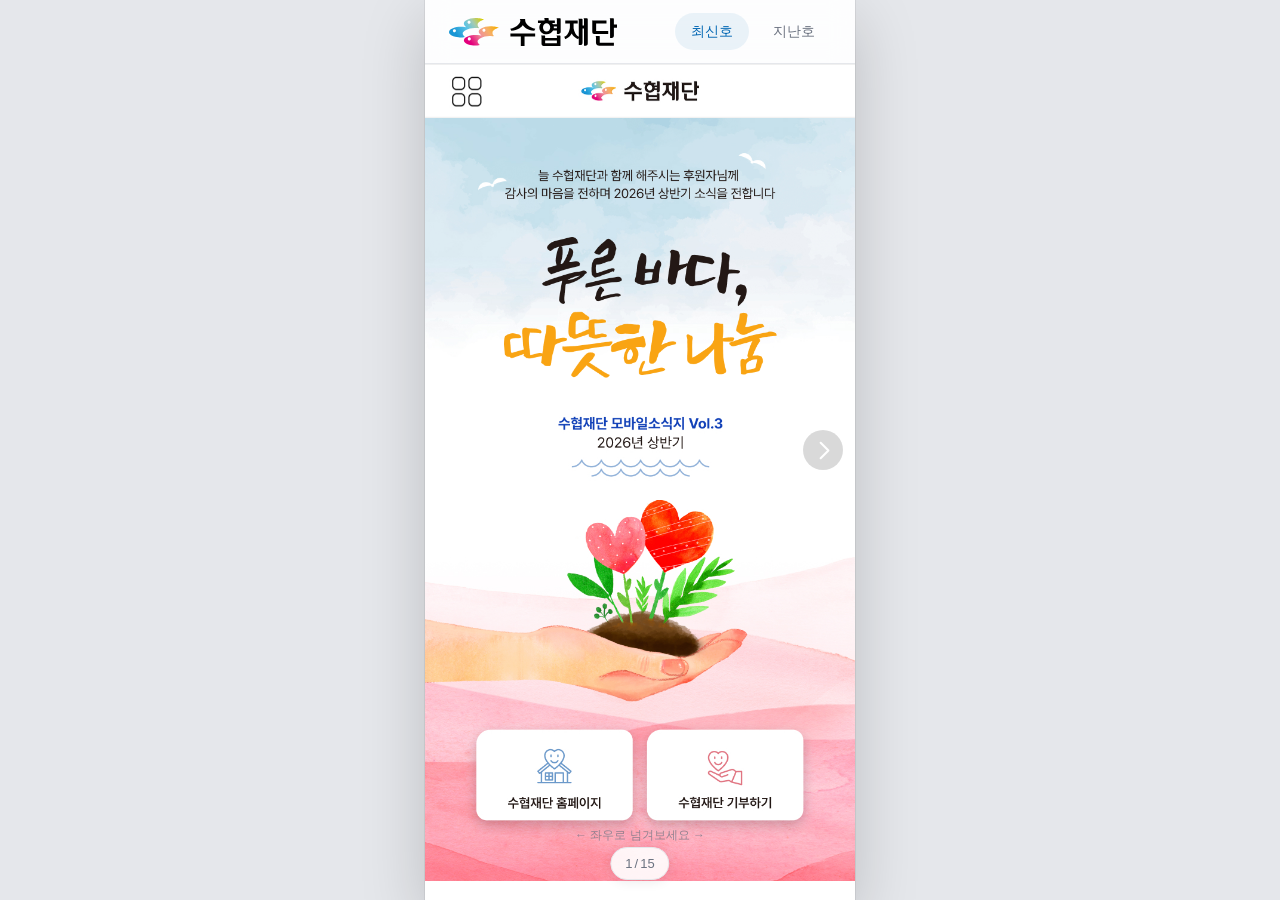
<file: index.html>
<!DOCTYPE html>
<html lang="ko">

<head>
  <meta charset="UTF-8">
  <meta name="viewport" content="width=device-width, initial-scale=1">
  <title>수협 웹진</title>
  <link rel="stylesheet" href="css/reset.css">
  <link rel="stylesheet" href="css/style.css?v=13">
</head>

<body class="webzine-reader">

  <div class="wrapper">

    <header>
      <a href="#" class="logo">
        <img src="images/suhyup_logo.svg" alt="수협 웹진">
      </a>
      <nav>
        <a href="#" class="is-active">최신호</a>
        <a href="https://fecwf.or.kr/community/newsletter.html">지난호</a>
      </nav>
    </header>

    <button type="button" class="toc-trigger" id="toc-trigger" aria-label="목차 미리보기"></button>

    <div class="toc-overlay" id="toc-overlay">
      <div class="toc-panel">
        <div class="toc-panel__header">
          <h2>목차</h2>
          <button type="button" class="toc-close" id="toc-close" aria-label="닫기">&times;</button>
        </div>
        <div class="toc-grid" id="toc-grid"></div>
      </div>
    </div>

    <main class="webzine-track" id="webzine-track">

      <section class="page cover">
        <img src="images/header.jpg" class="page-header" alt="수협재단">
        <div class="cover-media page-main">
          <img src="images/2026_H1/cover_img.jpg" alt="수협재단 모바일소식지 Vol.3">
          <img src="images/2026_H1/cover_title.jpg" alt="푸른 바다, 따뜻한 나눔" class="page-title" style="left: 18.333%; top: 15.649%; width: 63.611%;">
          <div class="cover-links">
            <a href="https://fecwf.or.kr/main/main.html" class="cover-link cover-link--home" target="_blank" rel="noopener noreferrer">
              <span class="visually-hidden">수협재단 홈페이지</span>
            </a>
            <a href="https://secure.donus.org/shfoundation/pay/step1" class="cover-link cover-link--donate" target="_blank" rel="noopener noreferrer">
              <span class="visually-hidden">수협재단 기부하기</span>
            </a>
          </div>
        </div>
        <img src="images/footer.svg" class="page-footer" alt="Suhyup Foundation">
      </section>

      <section class="page">
        <img src="images/header.jpg" class="page-header" alt="수협재단">
        <img src="images/2026_H1/1p.jpg" alt="" class="page-main">
        <img src="images/footer.svg" class="page-footer" alt="Suhyup Foundation">
      </section>

      <section class="page">
        <img src="images/header.jpg" class="page-header" alt="수협재단">
        <img src="images/2026_H1/2p.jpg" alt="" class="page-main">
        <img src="images/footer.svg" class="page-footer" alt="Suhyup Foundation">
      </section>

      <section class="page">
        <img src="images/header.jpg" class="page-header" alt="수협재단">
        <img src="images/2026_H1/3p.jpg" alt="" class="page-main">
        <img src="images/footer.svg" class="page-footer" alt="Suhyup Foundation">
      </section>

      <section class="page">
        <img src="images/header.jpg" class="page-header" alt="수협재단">
        <div class="title-frame page-main" style="aspect-ratio: 720 / 4970;">
          <img src="images/2026_H1/4p_img.jpg" alt="" class="title-frame__bg">
          <img src="images/2026_H1/4p_title.png" alt="언제나 어업인 곁에 함께 하는 어복버스 비대면 섬닥터(의료)" class="page-title" style="left: 7.778%; top: 4.024%; width: 85.278%;">
        </div>
        <img src="images/footer.svg" class="page-footer" alt="Suhyup Foundation">
      </section>

      <section class="page">
        <img src="images/header.jpg" class="page-header" alt="수협재단">
        <div class="title-frame page-main" style="aspect-ratio: 720 / 3886;">
          <img src="images/2026_H1/5p_img.jpg" alt="" class="title-frame__bg">
          <img src="images/2026_H1/5p_title.jpg" alt="활기찬 어촌 행복한 어업인을 만드는 '마음' 더하기 캠페인" class="page-title" style="left: 15.278%; top: 5.172%; width: 69.444%;">
        </div>
        <img src="images/footer.svg" class="page-footer" alt="Suhyup Foundation">
      </section>

      <section class="page">
        <img src="images/header.jpg" class="page-header" alt="수협재단">
        <div class="title-frame page-main" style="aspect-ratio: 720 / 3114;">
          <img src="images/2026_H1/6p_img.jpg" alt="" class="title-frame__bg">
          <img src="images/2026_H1/6p_title.png" alt="수협재단-한국협동조합협의회-수협중앙회 쌀 한 톨에 담은 상생의 가치" class="page-title" style="left: 5.972%; top: 6.455%; width: 88.611%;">
        </div>
        <img src="images/footer.svg" class="page-footer" alt="Suhyup Foundation">
      </section>

      <section class="page">
        <img src="images/header.jpg" class="page-header" alt="수협재단">
        <div class="title-frame page-main" style="aspect-ratio: 720 / 3210;">
          <img src="images/2026_H1/7p_img.jpg" alt="" class="title-frame__bg">
          <img src="images/2026_H1/7p_title.png" alt="수협재단-자생의료재단 건강한 일상을 선물하는 특별한 나눔" class="page-title" style="left: 17.083%; top: 6.262%; width: 66.667%;">
        </div>
        <img src="images/footer.svg" class="page-footer" alt="Suhyup Foundation">
      </section>

      <section class="page">
        <img src="images/header.jpg" class="page-header" alt="수협재단">
        <div class="title-frame page-main" style="aspect-ratio: 720 / 4674;">
          <img src="images/2026_H1/8p_img.jpg" alt="" class="title-frame__bg">
          <img src="images/2026_H1/8p_title.png" alt="수협재단-따뜻한동행 전문가의 손길로 새로워진 어촌의 보금자리" class="page-title" style="left: 14.028%; top: 4.3%; width: 74.444%;">
        </div>
        <img src="images/footer.svg" class="page-footer" alt="Suhyup Foundation">
      </section>

      <section class="page">
        <img src="images/header.jpg" class="page-header" alt="수협재단">
        <div class="title-frame page-main" style="aspect-ratio: 720 / 4162;">
          <img src="images/2026_H1/9p_img.jpg" alt="" class="title-frame__bg">
          <img src="images/2026_H1/9p_title.png" alt="수협장학생들의 꿈을 향한 열정 바다의 미래를 꿈꾸는 청춘들의 이야기" class="page-title" style="left: 13.611%; top: 4.589%; width: 69.444%;">
        </div>
        <img src="images/footer.svg" class="page-footer" alt="Suhyup Foundation">
      </section>

      <section class="page">
        <img src="images/header.jpg" class="page-header" alt="수협재단">
        <div class="title-frame page-main" style="aspect-ratio: 720 / 2442;">
          <img src="images/2026_H1/10p_img.jpg" alt="" class="title-frame__bg">
          <img src="images/2026_H1/10p_title.png" alt="새어업인상 수상자 김영준 조합원 고흥 바다의 향기, 나눔으로 더욱 깊어지다" class="page-title" style="left: 11.389%; top: 7.821%; width: 74.167%;">
        </div>
        <img src="images/footer.svg" class="page-footer" alt="Suhyup Foundation">
      </section>

      <section class="page">
        <img src="images/header.jpg" class="page-header" alt="수협재단">
        <div class="title-frame page-main" style="aspect-ratio: 720 / 2612;">
          <img src="images/2026_H1/11p_img.jpg" alt="" class="title-frame__bg">
          <img src="images/2026_H1/11p_title.png" alt="2026년 상반기 활동소식" class="page-title" style="left: 14.722%; top: 7.236%; width: 70.417%;">
        </div>
        <img src="images/footer.svg" class="page-footer" alt="Suhyup Foundation">
      </section>

      <section class="page">
        <img src="images/header.jpg" class="page-header" alt="수협재단">
        <div class="title-frame page-main" style="aspect-ratio: 720 / 2262;">
          <img src="images/2026_H1/12p.jpg" alt="" class="title-frame__bg">
          <a href="https://naver.me/IDki6cUq" class="page-link" target="_blank" rel="noopener noreferrer" style="left: 5.556%; top: 76.393%; width: 88.75%; height: 2.962%;">
            <span class="visually-hidden">정답 입력하기</span>
          </a>
        </div>
        <img src="images/footer.svg" class="page-footer" alt="Suhyup Foundation">
      </section>

      <section class="page">
        <img src="images/header.jpg" class="page-header" alt="수협재단">
        <div class="title-frame page-main" style="aspect-ratio: 720 / 2394;">
          <img src="images/2026_H1/13p_img.jpg" alt="" class="title-frame__bg">
          <img src="images/2026_H1/13p_title.png" alt="소중한 마음을 보태고(+) 어촌에 활력을 더하다(+)" class="page-title" style="left: 15.417%; top: 7.769%; width: 70.556%;">
          <a href="https://secure.donus.org/shfoundation/pay/step1?period=pledge&price=" class="page-link" target="_blank" rel="noopener noreferrer" style="left: 7.778%; top: 29.323%; width: 83.75%; height: 2.799%;">
            <span class="visually-hidden">기부하러 가기</span>
          </a>
          <a href="https://framerusercontent.com/assets/WzPKaN2zAmEp3qgSEIa0qqr8AU0.pdf" class="page-link" target="_blank" rel="noopener noreferrer" style="left: 7.778%; top: 51.128%; width: 83.75%; height: 2.799%;">
            <span class="visually-hidden">신청서 다운받기</span>
          </a>
        </div>
        <img src="images/footer.svg" class="page-footer" alt="Suhyup Foundation">
      </section>

      <section class="page page-end archive-link">
        <div class="archive-link__inner">
          <h2>지난 호 보기</h2>
          <a href="https://fecwf.or.kr/community/newsletter.html">지난 호 바로가기 →</a>
        </div>
        <img src="images/footer.svg" class="page-footer" alt="Suhyup Foundation">
      </section>

    </main>

    <button type="button" class="page-nav page-nav--prev" id="page-nav-prev" aria-label="이전 페이지">
      <img src="images/btn_left.svg" alt="">
    </button>
    <button type="button" class="page-nav page-nav--next" id="page-nav-next" aria-label="다음 페이지">
      <img src="images/btn_right.svg" alt="">
    </button>

    <div class="page-indicator" id="page-indicator" aria-live="polite">
      <span class="page-indicator__current">1</span>
      <span class="page-indicator__sep">/</span>
      <span class="page-indicator__total">18</span>
    </div>

    <p class="scroll-hint" aria-hidden="true">← 좌우로 넘겨보세요 →</p>

  </div>

  <script src="js/main.js?v=7"></script>
</body>

</html>
</file>
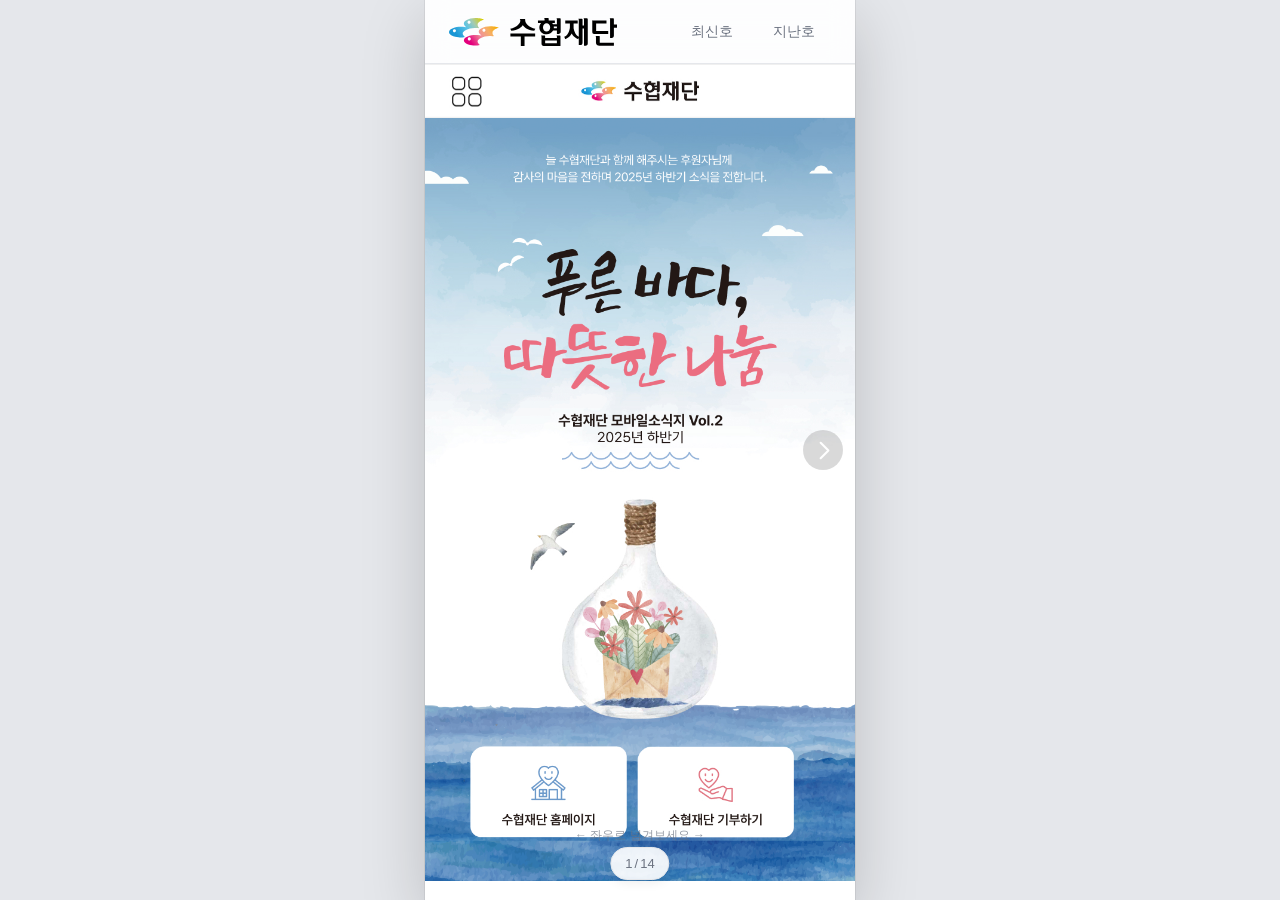
<file: vol2.html>
<!DOCTYPE html>
<html lang="ko">

<head>
  <meta charset="UTF-8">
  <meta name="viewport" content="width=device-width, initial-scale=1">
  <title>수협 웹진 Vol.2</title>
  <link rel="stylesheet" href="css/reset.css">
  <link rel="stylesheet" href="css/style.css?v=13">
</head>

<body class="webzine-reader">

  <div class="wrapper">

    <header>
      <a href="#" class="logo">
        <img src="images/suhyup_logo.svg" alt="수협 웹진">
      </a>
      <nav>
        <a href="index.html">최신호</a>
        <a href="https://fecwf.or.kr/community/newsletter.html">지난호</a>
      </nav>
    </header>

    <button type="button" class="toc-trigger" id="toc-trigger" aria-label="목차 미리보기"></button>

    <div class="toc-overlay" id="toc-overlay">
      <div class="toc-panel">
        <div class="toc-panel__header">
          <h2>목차</h2>
          <button type="button" class="toc-close" id="toc-close" aria-label="닫기">&times;</button>
        </div>
        <div class="toc-grid" id="toc-grid"></div>
      </div>
    </div>

    <main class="webzine-track" id="webzine-track">

      <section class="page cover">
        <img src="images/header.jpg" class="page-header" alt="수협재단">
        <div class="cover-media page-main">
          <img src="images/cover_img.jpg" alt="수협재단 모바일소식지 Vol.2">
          <img src="images/cover_title.jpg" alt="푸른 바다, 따뜻한 나눔" class="page-title" style="left: 18.333%; top: 17.214%; width: 63.611%;">
          <div class="cover-links">
            <a href="https://fecwf.or.kr/main/main.html" class="cover-link cover-link--home" target="_blank" rel="noopener noreferrer">
              <span class="visually-hidden">수협재단 홈페이지</span>
            </a>
            <a href="https://secure.donus.org/shfoundation/pay/step1" class="cover-link cover-link--donate" target="_blank" rel="noopener noreferrer">
              <span class="visually-hidden">수협재단 기부하기</span>
            </a>
          </div>
        </div>
        <img src="images/footer.svg" class="page-footer" alt="Suhyup Foundation">
      </section>

      <section class="page">
        <img src="images/header.jpg" class="page-header" alt="수협재단">
        <img src="images/1p.jpg" alt="" class="page-main">
        <img src="images/footer.svg" class="page-footer" alt="Suhyup Foundation">
      </section>

      <section class="page">
        <img src="images/header.jpg" class="page-header" alt="수협재단">
        <img src="images/2p.jpg" alt="" class="page-main">
        <img src="images/footer.svg" class="page-footer" alt="Suhyup Foundation">
      </section>

      <section class="page">
        <img src="images/header.jpg" class="page-header" alt="수협재단">
        <img src="images/3p.jpg" alt="" class="page-main">
        <img src="images/footer.svg" class="page-footer" alt="Suhyup Foundation">
      </section>

      <section class="page">
        <img src="images/header.jpg" class="page-header" alt="수협재단">
        <div class="title-frame page-main" style="aspect-ratio: 720 / 1284;">
          <img src="images/4p_img.jpg" alt="" class="title-frame__bg">
          <img src="images/4p_title.jpg" alt="희망의 어촌 행복한 어업인을 향한 200억원의 기적" class="page-title" style="left: 17.778%; top: 13.707%; width: 64.444%;">
        </div>
        <img src="images/footer.svg" class="page-footer" alt="Suhyup Foundation">
      </section>

      <section class="page">
        <img src="images/header.jpg" class="page-header" alt="수협재단">
        <div class="media-embed page-main">
          <img src="images/5p.jpg" alt="">
          <div class="media-embed__frame">
            <iframe src="https://www.youtube.com/embed/j-JD_XZu-Ck" title="200억원 달성 기념 동영상" frameborder="0" allow="accelerometer; autoplay; clipboard-write; encrypted-media; gyroscope; picture-in-picture; web-share" allowfullscreen></iframe>
          </div>
          <a href="#" class="page-link" data-goto-page="9" style="left: 8.056%; top: 96.589%; width: 83.75%; height: 1.706%;">
            <span class="visually-hidden">수상자 인터뷰</span>
          </a>
        </div>
        <img src="images/footer.svg" class="page-footer" alt="Suhyup Foundation">
      </section>

      <section class="page">
        <img src="images/header.jpg" class="page-header" alt="수협재단">
        <img src="images/6p.jpg" alt="" class="page-main">
        <img src="images/footer.svg" class="page-footer" alt="Suhyup Foundation">
      </section>

      <section class="page">
        <img src="images/header.jpg" class="page-header" alt="수협재단">
        <div class="title-frame page-main" style="aspect-ratio: 720 / 2434;">
          <img src="images/7p_img.jpg" alt="" class="title-frame__bg">
          <img src="images/7p_title.jpg" alt="수협재단-서울안강병원 어촌에 전하는 치유의 손길" class="page-title" style="left: 13.333%; top: 8.217%; width: 73.889%;">
        </div>
        <img src="images/footer.svg" class="page-footer" alt="Suhyup Foundation">
      </section>

      <section class="page">
        <img src="images/header.jpg" class="page-header" alt="수협재단">
        <img src="images/8p.jpg?v=2" alt="" class="page-main">
        <img src="images/footer.svg" class="page-footer" alt="Suhyup Foundation">
      </section>

      <section class="page">
        <img src="images/header.jpg" class="page-header" alt="수협재단">
        <div class="title-frame page-main" style="aspect-ratio: 720 / 2350;">
          <img src="images/9p_img.jpg" alt="" class="title-frame__bg">
          <img src="images/9p_title.jpg" alt="바다가 키운 인재 세상을 비추는 등대가 되다" class="page-title" style="left: 13.194%; top: 8.128%; width: 74.167%;">
        </div>
        <img src="images/footer.svg" class="page-footer" alt="Suhyup Foundation">
      </section>

      <section class="page">
        <img src="images/header.jpg" class="page-header" alt="수협재단">
        <div class="title-frame page-main" style="aspect-ratio: 720 / 1734;">
          <img src="images/10p_img.jpg" alt="" class="title-frame__bg">
          <img src="images/10p_title.jpg" alt="푸른 바다에 다시 피어난 미소, 혼자가 아니라는 마음, 그게 가장 큰 치료제였습니다" class="page-title" style="left: 10%; top: 10.611%; width: 79.722%;">
        </div>
        <img src="images/footer.svg" class="page-footer" alt="Suhyup Foundation">
      </section>

      <section class="page">
        <img src="images/header.jpg" class="page-header" alt="수협재단">
        <div class="title-frame page-main" style="aspect-ratio: 720 / 2710;">
          <img src="images/11p_img.jpg" alt="" class="title-frame__bg">
          <img src="images/11p_title.jpg" alt="2025년 활동소식" class="page-title" style="left: 24.444%; top: 6.79%; width: 50.694%;">
        </div>
        <img src="images/footer.svg" class="page-footer" alt="Suhyup Foundation">
      </section>

      <section class="page">
        <img src="images/header.jpg" class="page-header" alt="수협재단">
        <div class="title-frame page-main" style="aspect-ratio: 720 / 2394;">
          <img src="images/12p_img.jpg" alt="" class="title-frame__bg">
          <img src="images/12p_title.jpg" alt="소중한 마음을 보태고(+) 어촌에 활력을 더하다(+)" class="page-title" style="left: 14.444%; top: 7.686%; width: 70.556%;">
          <a href="https://secure.donus.org/shfoundation/pay/step1?period=pledge&price=" class="page-link" target="_blank" rel="noopener noreferrer" style="left: 7.778%; top: 29.323%; width: 83.75%; height: 2.799%;">
            <span class="visually-hidden">기부하러 가기</span>
          </a>
          <a href="https://framerusercontent.com/assets/WzPKaN2zAmEp3qgSEIa0qqr8AU0.pdf" class="page-link" target="_blank" rel="noopener noreferrer" style="left: 7.778%; top: 51.128%; width: 83.75%; height: 2.799%;">
            <span class="visually-hidden">신청서 다운받기</span>
          </a>
        </div>
        <img src="images/footer.svg" class="page-footer" alt="Suhyup Foundation">
      </section>

      <section class="page page-end archive-link">
        <div class="archive-link__inner">
          <h2>지난 호 보기</h2>
          <a href="https://fecwf.or.kr/community/newsletter.html">지난 호 바로가기 →</a>
        </div>
        <img src="images/footer.svg" class="page-footer" alt="Suhyup Foundation">
      </section>

    </main>

    <button type="button" class="page-nav page-nav--prev" id="page-nav-prev" aria-label="이전 페이지">
      <img src="images/btn_left.svg" alt="">
    </button>
    <button type="button" class="page-nav page-nav--next" id="page-nav-next" aria-label="다음 페이지">
      <img src="images/btn_right.svg" alt="">
    </button>

    <div class="page-indicator" id="page-indicator" aria-live="polite">
      <span class="page-indicator__current">1</span>
      <span class="page-indicator__sep">/</span>
      <span class="page-indicator__total">18</span>
    </div>

    <p class="scroll-hint" aria-hidden="true">← 좌우로 넘겨보세요 →</p>

  </div>

  <script src="js/main.js?v=7"></script>
</body>

</html>
</file>
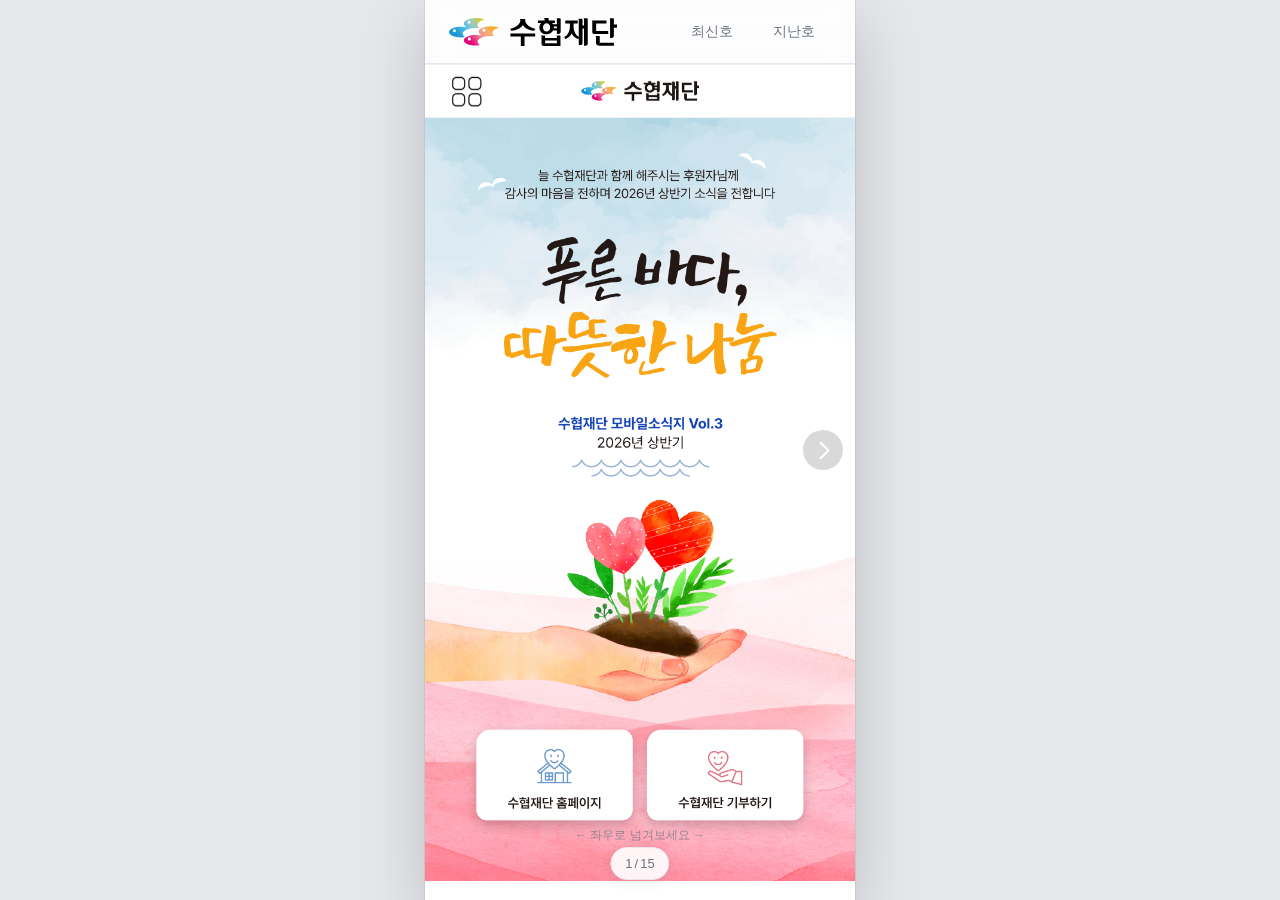
<file: vol3.html>
<!DOCTYPE html>
<html lang="ko">

<head>
  <meta charset="UTF-8">
  <meta name="viewport" content="width=device-width, initial-scale=1">
  <title>수협 웹진 Vol.3</title>
  <link rel="stylesheet" href="css/reset.css">
  <link rel="stylesheet" href="css/style.css?v=13">
</head>

<body class="webzine-reader">

  <div class="wrapper">

    <header>
      <a href="#" class="logo">
        <img src="images/suhyup_logo.svg" alt="수협 웹진">
      </a>
      <nav>
        <a href="index.html">최신호</a>
        <a href="https://fecwf.or.kr/community/newsletter.html">지난호</a>
      </nav>
    </header>

    <button type="button" class="toc-trigger" id="toc-trigger" aria-label="목차 미리보기"></button>

    <div class="toc-overlay" id="toc-overlay">
      <div class="toc-panel">
        <div class="toc-panel__header">
          <h2>목차</h2>
          <button type="button" class="toc-close" id="toc-close" aria-label="닫기">&times;</button>
        </div>
        <div class="toc-grid" id="toc-grid"></div>
      </div>
    </div>

    <main class="webzine-track" id="webzine-track">

      <section class="page cover">
        <img src="images/header.jpg" class="page-header" alt="수협재단">
        <div class="cover-media page-main">
          <img src="images/2026_H1/cover_img.jpg" alt="수협재단 모바일소식지 Vol.3">
          <img src="images/2026_H1/cover_title.jpg" alt="푸른 바다, 따뜻한 나눔" class="page-title" style="left: 18.333%; top: 15.649%; width: 63.611%;">
          <div class="cover-links">
            <a href="https://fecwf.or.kr/main/main.html" class="cover-link cover-link--home" target="_blank" rel="noopener noreferrer">
              <span class="visually-hidden">수협재단 홈페이지</span>
            </a>
            <a href="https://secure.donus.org/shfoundation/pay/step1" class="cover-link cover-link--donate" target="_blank" rel="noopener noreferrer">
              <span class="visually-hidden">수협재단 기부하기</span>
            </a>
          </div>
        </div>
        <img src="images/footer.svg" class="page-footer" alt="Suhyup Foundation">
      </section>

      <section class="page">
        <img src="images/header.jpg" class="page-header" alt="수협재단">
        <img src="images/2026_H1/1p.jpg" alt="" class="page-main">
        <img src="images/footer.svg" class="page-footer" alt="Suhyup Foundation">
      </section>

      <section class="page">
        <img src="images/header.jpg" class="page-header" alt="수협재단">
        <img src="images/2026_H1/2p.jpg" alt="" class="page-main">
        <img src="images/footer.svg" class="page-footer" alt="Suhyup Foundation">
      </section>

      <section class="page">
        <img src="images/header.jpg" class="page-header" alt="수협재단">
        <img src="images/2026_H1/3p.jpg" alt="" class="page-main">
        <img src="images/footer.svg" class="page-footer" alt="Suhyup Foundation">
      </section>

      <section class="page">
        <img src="images/header.jpg" class="page-header" alt="수협재단">
        <div class="title-frame page-main" style="aspect-ratio: 720 / 4970;">
          <img src="images/2026_H1/4p_img.jpg" alt="" class="title-frame__bg">
          <img src="images/2026_H1/4p_title.png" alt="언제나 어업인 곁에 함께 하는 어복버스 비대면 섬닥터(의료)" class="page-title" style="left: 7.778%; top: 4.024%; width: 85.278%;">
        </div>
        <img src="images/footer.svg" class="page-footer" alt="Suhyup Foundation">
      </section>

      <section class="page">
        <img src="images/header.jpg" class="page-header" alt="수협재단">
        <div class="title-frame page-main" style="aspect-ratio: 720 / 3886;">
          <img src="images/2026_H1/5p_img.jpg" alt="" class="title-frame__bg">
          <img src="images/2026_H1/5p_title.jpg" alt="활기찬 어촌 행복한 어업인을 만드는 '마음' 더하기 캠페인" class="page-title" style="left: 15.278%; top: 5.172%; width: 69.444%;">
        </div>
        <img src="images/footer.svg" class="page-footer" alt="Suhyup Foundation">
      </section>

      <section class="page">
        <img src="images/header.jpg" class="page-header" alt="수협재단">
        <div class="title-frame page-main" style="aspect-ratio: 720 / 3114;">
          <img src="images/2026_H1/6p_img.jpg" alt="" class="title-frame__bg">
          <img src="images/2026_H1/6p_title.png" alt="수협재단-한국협동조합협의회-수협중앙회 쌀 한 톨에 담은 상생의 가치" class="page-title" style="left: 5.972%; top: 6.455%; width: 88.611%;">
        </div>
        <img src="images/footer.svg" class="page-footer" alt="Suhyup Foundation">
      </section>

      <section class="page">
        <img src="images/header.jpg" class="page-header" alt="수협재단">
        <div class="title-frame page-main" style="aspect-ratio: 720 / 3210;">
          <img src="images/2026_H1/7p_img.jpg" alt="" class="title-frame__bg">
          <img src="images/2026_H1/7p_title.png" alt="수협재단-자생의료재단 건강한 일상을 선물하는 특별한 나눔" class="page-title" style="left: 17.083%; top: 6.262%; width: 66.667%;">
        </div>
        <img src="images/footer.svg" class="page-footer" alt="Suhyup Foundation">
      </section>

      <section class="page">
        <img src="images/header.jpg" class="page-header" alt="수협재단">
        <div class="title-frame page-main" style="aspect-ratio: 720 / 4674;">
          <img src="images/2026_H1/8p_img.jpg" alt="" class="title-frame__bg">
          <img src="images/2026_H1/8p_title.png" alt="수협재단-따뜻한동행 전문가의 손길로 새로워진 어촌의 보금자리" class="page-title" style="left: 14.028%; top: 4.3%; width: 74.444%;">
        </div>
        <img src="images/footer.svg" class="page-footer" alt="Suhyup Foundation">
      </section>

      <section class="page">
        <img src="images/header.jpg" class="page-header" alt="수협재단">
        <div class="title-frame page-main" style="aspect-ratio: 720 / 4162;">
          <img src="images/2026_H1/9p_img.jpg" alt="" class="title-frame__bg">
          <img src="images/2026_H1/9p_title.png" alt="수협장학생들의 꿈을 향한 열정 바다의 미래를 꿈꾸는 청춘들의 이야기" class="page-title" style="left: 13.611%; top: 4.589%; width: 69.444%;">
        </div>
        <img src="images/footer.svg" class="page-footer" alt="Suhyup Foundation">
      </section>

      <section class="page">
        <img src="images/header.jpg" class="page-header" alt="수협재단">
        <div class="title-frame page-main" style="aspect-ratio: 720 / 2442;">
          <img src="images/2026_H1/10p_img.jpg" alt="" class="title-frame__bg">
          <img src="images/2026_H1/10p_title.png" alt="새어업인상 수상자 김영준 조합원 고흥 바다의 향기, 나눔으로 더욱 깊어지다" class="page-title" style="left: 11.389%; top: 7.821%; width: 74.167%;">
        </div>
        <img src="images/footer.svg" class="page-footer" alt="Suhyup Foundation">
      </section>

      <section class="page">
        <img src="images/header.jpg" class="page-header" alt="수협재단">
        <div class="title-frame page-main" style="aspect-ratio: 720 / 2612;">
          <img src="images/2026_H1/11p_img.jpg" alt="" class="title-frame__bg">
          <img src="images/2026_H1/11p_title.png" alt="2026년 상반기 활동소식" class="page-title" style="left: 14.722%; top: 7.236%; width: 70.417%;">
        </div>
        <img src="images/footer.svg" class="page-footer" alt="Suhyup Foundation">
      </section>

      <section class="page">
        <img src="images/header.jpg" class="page-header" alt="수협재단">
        <div class="title-frame page-main" style="aspect-ratio: 720 / 2262;">
          <img src="images/2026_H1/12p.jpg" alt="" class="title-frame__bg">
          <a href="https://naver.me/IDki6cUq" class="page-link" target="_blank" rel="noopener noreferrer" style="left: 5.556%; top: 76.393%; width: 88.75%; height: 2.962%;">
            <span class="visually-hidden">정답 입력하기</span>
          </a>
        </div>
        <img src="images/footer.svg" class="page-footer" alt="Suhyup Foundation">
      </section>

      <section class="page">
        <img src="images/header.jpg" class="page-header" alt="수협재단">
        <div class="title-frame page-main" style="aspect-ratio: 720 / 2394;">
          <img src="images/2026_H1/13p_img.jpg" alt="" class="title-frame__bg">
          <img src="images/2026_H1/13p_title.png" alt="소중한 마음을 보태고(+) 어촌에 활력을 더하다(+)" class="page-title" style="left: 15.417%; top: 7.769%; width: 70.556%;">
          <a href="https://secure.donus.org/shfoundation/pay/step1?period=pledge&price=" class="page-link" target="_blank" rel="noopener noreferrer" style="left: 7.778%; top: 29.323%; width: 83.75%; height: 2.799%;">
            <span class="visually-hidden">기부하러 가기</span>
          </a>
          <a href="https://framerusercontent.com/assets/WzPKaN2zAmEp3qgSEIa0qqr8AU0.pdf" class="page-link" target="_blank" rel="noopener noreferrer" style="left: 7.778%; top: 51.128%; width: 83.75%; height: 2.799%;">
            <span class="visually-hidden">신청서 다운받기</span>
          </a>
        </div>
        <img src="images/footer.svg" class="page-footer" alt="Suhyup Foundation">
      </section>

      <section class="page page-end archive-link">
        <div class="archive-link__inner">
          <h2>지난 호 보기</h2>
          <a href="https://fecwf.or.kr/community/newsletter.html">지난 호 바로가기 →</a>
        </div>
        <img src="images/footer.svg" class="page-footer" alt="Suhyup Foundation">
      </section>

    </main>

    <button type="button" class="page-nav page-nav--prev" id="page-nav-prev" aria-label="이전 페이지">
      <img src="images/btn_left.svg" alt="">
    </button>
    <button type="button" class="page-nav page-nav--next" id="page-nav-next" aria-label="다음 페이지">
      <img src="images/btn_right.svg" alt="">
    </button>

    <div class="page-indicator" id="page-indicator" aria-live="polite">
      <span class="page-indicator__current">1</span>
      <span class="page-indicator__sep">/</span>
      <span class="page-indicator__total">18</span>
    </div>

    <p class="scroll-hint" aria-hidden="true">← 좌우로 넘겨보세요 →</p>

  </div>

  <script src="js/main.js?v=7"></script>
</body>

</html>
</file>
<file: css/style.css>
:root {
  --color-bg: #f7f8fa;
  --color-surface: #ffffff;
  --color-text: #1a1a1a;
  --color-text-muted: #6b7280;
  --color-accent: #0066b3;
  --color-accent-hover: #004d88;
  --color-border: #e5e7eb;
  --header-height: 64px;
  --page-max-width: 960px;
  --shadow-header: 0 1px 0 rgba(0, 0, 0, 0.06);
  --font-sans: "Pretendard", "Apple SD Gothic Neo", "Noto Sans KR", sans-serif;
}

@font-face {
  font-family: "Pretendard";
  font-weight: 100 900;
  font-display: swap;
  src: local("Pretendard");
}

body {
  font-family: var(--font-sans);
  color: var(--color-text);
  background: var(--color-bg);
}

.wrapper {
  min-height: 100vh;
  display: flex;
  flex-direction: column;
}

/* Header */

header {
  position: sticky;
  top: 0;
  z-index: 100;
  display: flex;
  align-items: center;
  justify-content: space-between;
  height: var(--header-height);
  padding: 0 24px;
  background: rgba(255, 255, 255, 0.92);
  backdrop-filter: blur(12px);
  -webkit-backdrop-filter: blur(12px);
  border-bottom: 1px solid var(--color-border);
  box-shadow: var(--shadow-header);
  transition: transform 0.3s ease, box-shadow 0.3s ease;
}

header.is-hidden {
  transform: translateY(-100%);
}

.logo img {
  height: 28px;
  width: auto;
}

nav {
  display: flex;
  gap: 8px;
}

nav a {
  padding: 8px 16px;
  font-size: 0.875rem;
  font-weight: 500;
  color: var(--color-text-muted);
  border-radius: 999px;
  transition: color 0.2s, background 0.2s;
}

nav a:hover,
nav a.is-active {
  color: var(--color-accent);
  background: rgba(0, 102, 179, 0.08);
}

/* Main (default vertical layout) */

main {
  flex: 1;
  width: 100%;
  max-width: var(--page-max-width);
  margin: 0 auto;
  padding: 32px 16px 64px;
}

.page {
  margin-bottom: 24px;
  background: var(--color-surface);
  border-radius: 4px;
  overflow: hidden;
  box-shadow: 0 2px 16px rgba(0, 0, 0, 0.06);
}

.page img {
  width: 100%;
  height: auto;
  vertical-align: top;
}

.page.cover {
  max-width: 720px;
  margin-left: auto;
  margin-right: auto;
  margin-bottom: 32px;
  box-shadow: 0 4px 24px rgba(0, 0, 0, 0.1);
}

.cover-media {
  position: relative;
}

.cover-links {
  position: absolute;
  inset: 0;
}

.cover-link {
  position: absolute;
  bottom: 5.87%;
  height: 11.74%;
  width: 36.11%;
  border-radius: 16px;
}

.cover-link--home {
  left: 10.56%;
}

.cover-link--donate {
  right: 14.44%;
}

.cover-link:focus-visible {
  outline: 2px solid #fff;
  outline-offset: 2px;
}

.visually-hidden {
  position: absolute;
  width: 1px;
  height: 1px;
  padding: 0;
  margin: -1px;
  overflow: hidden;
  clip: rect(0, 0, 0, 0);
  white-space: nowrap;
  border: 0;
}

/* Horizontal webzine reader */

.webzine-reader {
  overflow: hidden;
  height: 100vh;
  height: 100dvh;
}

.webzine-reader .wrapper {
  height: 100%;
  min-height: 0;
  position: relative;
  container-type: inline-size;
}

.webzine-reader header {
  position: relative;
  flex-shrink: 0;
}

.webzine-reader main.webzine-track {
  flex: 1;
  display: flex;
  flex-direction: row;
  overflow-x: auto;
  overflow-y: hidden;
  scroll-snap-type: x mandatory;
  scroll-behavior: smooth;
  -webkit-overflow-scrolling: touch;
  touch-action: pan-x;
  max-width: none;
  margin: 0;
  padding: 0;
  scrollbar-width: none;
}

.webzine-reader main.webzine-track::-webkit-scrollbar {
  display: none;
}

.webzine-reader .page {
  flex: 0 0 100%;
  width: 100%;
  height: 100%;
  min-height: 0;
  margin: 0;
  padding: 0;
  border-radius: 0;
  box-shadow: none;
  scroll-snap-align: start;
  scroll-snap-stop: always;
  display: flex;
  flex-direction: column;
  align-items: center;
  overflow-y: auto;
  overflow-x: hidden;
  -webkit-overflow-scrolling: touch;
  touch-action: pan-y;
  background: var(--color-bg);
}

.webzine-reader .page-header {
  flex: 0 0 auto;
  position: sticky;
  top: 0;
  z-index: 1;
  width: 100%;
  max-width: 100%;
  height: auto;
}

.webzine-reader .page-main {
  flex: 0 0 auto;
  width: 100%;
  max-width: 100%;
}

.webzine-reader .page > img.page-main {
  height: auto;
}

.webzine-reader .media-embed {
  position: relative;
  width: 100%;
  aspect-ratio: 720 / 3928;
}

.webzine-reader .media-embed > img {
  display: block;
  width: 100%;
  height: auto;
}

.webzine-reader .media-embed__frame {
  position: absolute;
  left: 8.75%;
  top: 3.691%;
  width: 82.917%;
  height: 8.019%;
  border-radius: 2.7% / 5.1%;
  overflow: hidden;
}

.webzine-reader .media-embed__frame iframe {
  display: block;
  width: 100%;
  height: 100%;
  border: 0;
}

.webzine-reader .page-link {
  position: absolute;
  display: block;
}

.webzine-reader .title-frame {
  position: relative;
  width: 100%;
}

.webzine-reader .title-frame__bg {
  display: block;
  width: 100%;
  height: auto;
}

.webzine-reader .page-title {
  position: absolute;
  height: auto;
  opacity: 0;
  transform: translateY(18px);
  transition: opacity 0.7s ease, transform 0.7s ease;
}

.webzine-reader .page.is-active .page-title {
  opacity: 1;
  transform: translateY(0);
}

@media (prefers-reduced-motion: reduce) {
  .webzine-reader .page-title {
    transition: none;
    opacity: 1;
    transform: none;
  }
}

.webzine-reader .page-footer {
  flex: 0 0 auto;
  width: 100%;
  max-width: 100%;
  height: auto;
}

.webzine-reader .page.cover {
  max-width: none;
  margin: 0;
  box-shadow: none;
}

.webzine-reader .cover-media {
  max-width: 100%;
  width: 100%;
}

.webzine-reader .cover-media > img {
  width: 100%;
  height: auto;
}

.webzine-reader .page.page-end {
  background: var(--color-surface);
}

.webzine-reader .archive-link__inner {
  text-align: center;
  padding: 48px 32px;
}

.webzine-reader .archive-link__inner h2 {
  font-size: 1.25rem;
  font-weight: 600;
  margin-bottom: 16px;
  letter-spacing: -0.02em;
}

.webzine-reader .archive-link__inner a {
  display: inline-flex;
  align-items: center;
  gap: 4px;
  padding: 12px 24px;
  font-size: 0.9375rem;
  font-weight: 500;
  color: #fff;
  background: var(--color-accent);
  border-radius: 999px;
  transition: background 0.2s, transform 0.15s;
}

.webzine-reader .archive-link__inner a:hover {
  background: var(--color-accent-hover);
  transform: translateY(-1px);
}

.toc-trigger {
  position: absolute;
  top: calc(var(--header-height) + 2.9167cqw);
  left: 6.25cqw;
  width: 6.81cqw;
  height: 6.806cqw;
  z-index: 96;
  padding: 0;
  border: none;
  background: transparent;
  cursor: pointer;
}

.toc-overlay {
  position: absolute;
  inset: 0;
  z-index: 200;
  background: rgba(15, 23, 42, 0.55);
  display: none;
  align-items: flex-start;
  justify-content: center;
  padding: 24px 16px;
  overflow-y: auto;
}

.toc-overlay.is-open {
  display: flex;
}

.toc-panel {
  background: var(--color-surface);
  border-radius: 16px;
  max-width: 520px;
  width: 100%;
  padding: 20px;
  box-shadow: 0 20px 60px rgba(0, 0, 0, 0.25);
}

.toc-panel__header {
  display: flex;
  align-items: center;
  justify-content: space-between;
  margin-bottom: 16px;
}

.toc-panel__header h2 {
  font-size: 1.0625rem;
  font-weight: 700;
  letter-spacing: -0.02em;
}

.toc-close {
  border: none;
  background: none;
  font-size: 1.5rem;
  line-height: 1;
  cursor: pointer;
  padding: 4px 10px;
  color: var(--color-text-muted);
  border-radius: 999px;
  transition: background 0.15s;
}

.toc-close:hover {
  background: var(--color-bg);
}

.toc-grid {
  display: grid;
  grid-template-columns: repeat(3, 1fr);
  gap: 10px;
}

.toc-item {
  position: relative;
  border: 1px solid var(--color-border);
  border-radius: 10px;
  overflow: hidden;
  padding: 0;
  cursor: pointer;
  background: var(--color-bg);
  aspect-ratio: 720 / 960;
  transition: transform 0.15s, box-shadow 0.15s;
}

.toc-item:hover {
  transform: translateY(-2px);
  box-shadow: 0 6px 16px rgba(0, 0, 0, 0.12);
}

.toc-item__bg {
  position: absolute;
  inset: 0;
  width: 100%;
  height: 100%;
  object-fit: cover;
  object-position: top;
  display: block;
}

.toc-item__title {
  position: absolute;
  height: auto;
  pointer-events: none;
}

.toc-item__num {
  position: absolute;
  top: 6px;
  left: 6px;
  z-index: 2;
  background: rgba(0, 0, 0, 0.6);
  color: #fff;
  font-size: 0.6875rem;
  font-weight: 700;
  padding: 2px 7px;
  border-radius: 999px;
}

.page-nav {
  display: none;
  position: absolute;
  top: 50%;
  transform: translateY(-50%);
  z-index: 95;
  width: 40px;
  height: 40px;
  padding: 0;
  border: none;
  background: none;
  cursor: pointer;
}

.webzine-reader .page-nav {
  display: block;
}

.page-nav img {
  display: block;
  width: 100%;
  height: 100%;
}

.page-nav--prev {
  left: 12px;
}

.page-nav--next {
  right: 12px;
}

.page-nav:disabled {
  display: none;
}

.page-indicator {
  position: absolute;
  bottom: 20px;
  left: 50%;
  transform: translateX(-50%);
  z-index: 90;
  display: flex;
  align-items: center;
  gap: 2px;
  padding: 6px 14px;
  font-size: 0.8125rem;
  font-weight: 500;
  color: var(--color-text-muted);
  background: rgba(255, 255, 255, 0.9);
  border: 1px solid var(--color-border);
  border-radius: 999px;
  box-shadow: 0 2px 12px rgba(0, 0, 0, 0.08);
  pointer-events: none;
}

.scroll-hint {
  position: absolute;
  bottom: 56px;
  left: 50%;
  transform: translateX(-50%);
  z-index: 90;
  font-size: 0.75rem;
  color: var(--color-text-muted);
  opacity: 0.7;
  pointer-events: none;
  transition: opacity 0.4s ease;
}

.scroll-hint.is-hidden {
  opacity: 0;
}

/* Desktop app-frame: center the mobile card with a neutral backdrop */

@media (min-width: 641px) {
  body.webzine-reader {
    background: #e5e7eb;
  }

  .webzine-reader .wrapper {
    width: 430px;
    max-width: 430px;
    margin: 0 auto;
    box-shadow: 0 0 0 1px rgba(0, 0, 0, 0.06), 0 20px 60px rgba(0, 0, 0, 0.18);
  }
}

/* Archive link section (vertical pages) */

.archive-link {
  margin-top: 48px;
  padding: 48px 32px;
  text-align: center;
  background: var(--color-surface);
  border-radius: 8px;
  border: 1px solid var(--color-border);
}

.archive-link h2 {
  font-size: 1.25rem;
  font-weight: 600;
  margin-bottom: 16px;
  letter-spacing: -0.02em;
}

.archive-link a {
  display: inline-flex;
  align-items: center;
  gap: 4px;
  padding: 12px 24px;
  font-size: 0.9375rem;
  font-weight: 500;
  color: #fff;
  background: var(--color-accent);
  border-radius: 999px;
  transition: background 0.2s, transform 0.15s;
}

.archive-link a:hover {
  background: var(--color-accent-hover);
  transform: translateY(-1px);
}

/* Footer */

footer {
  padding: 24px;
  text-align: center;
  font-size: 0.8125rem;
  color: var(--color-text-muted);
  border-top: 1px solid var(--color-border);
  background: var(--color-surface);
}

/* Archive page */

.archive-page main {
  padding-top: 32px;
}

.archive-main {
  margin-bottom: 48px;
}

.archive-header {
  margin-bottom: 40px;
  text-align: center;
}

.archive-header h1 {
  font-size: 1.75rem;
  font-weight: 700;
  letter-spacing: -0.03em;
  margin-bottom: 8px;
}

.archive-header p {
  font-size: 0.9375rem;
  color: var(--color-text-muted);
}

.issue-list {
  display: grid;
  grid-template-columns: repeat(auto-fill, minmax(260px, 1fr));
  gap: 24px;
}

.issue-card {
  display: block;
  background: var(--color-surface);
  border-radius: 8px;
  overflow: hidden;
  border: 1px solid var(--color-border);
  box-shadow: 0 2px 12px rgba(0, 0, 0, 0.04);
  transition: transform 0.2s, box-shadow 0.2s;
}

.issue-card:hover {
  transform: translateY(-4px);
  box-shadow: 0 8px 24px rgba(0, 0, 0, 0.1);
}

.issue-card__cover {
  aspect-ratio: 3 / 4;
  background: linear-gradient(145deg, #e8f4fc 0%, #cce5f5 100%);
  overflow: hidden;
}

.issue-card__cover img {
  width: 100%;
  height: 100%;
  object-fit: cover;
}

.issue-card__info {
  padding: 16px 20px 20px;
}

.issue-card__info h3 {
  font-size: 1rem;
  font-weight: 600;
  margin-bottom: 4px;
  letter-spacing: -0.02em;
}

.issue-card__info time {
  font-size: 0.8125rem;
  color: var(--color-text-muted);
}

.back-link {
  display: inline-flex;
  align-items: center;
  gap: 6px;
  margin-bottom: 32px;
  font-size: 0.875rem;
  font-weight: 500;
  color: var(--color-text-muted);
  transition: color 0.2s;
}

.back-link:hover {
  color: var(--color-accent);
}

/* Responsive */

@media (max-width: 640px) {
  :root {
    --header-height: 56px;
  }

  header {
    padding: 0 16px;
  }

  .logo img {
    height: 24px;
  }

  nav a {
    padding: 6px 12px;
    font-size: 0.8125rem;
  }

  main {
    padding: 16px 12px 48px;
  }

  .page {
    margin-bottom: 12px;
    border-radius: 2px;
  }

  .archive-link {
    margin-top: 32px;
    padding: 32px 20px;
  }

  .webzine-reader .page {
    padding: 0;
  }

  .page-indicator {
    bottom: 12px;
    font-size: 0.75rem;
  }

  .toc-panel {
    padding: 16px;
  }

  .toc-grid {
    grid-template-columns: repeat(3, 1fr);
    gap: 8px;
  }

  .scroll-hint {
    bottom: 44px;
    font-size: 0.6875rem;
  }
}
</file>
